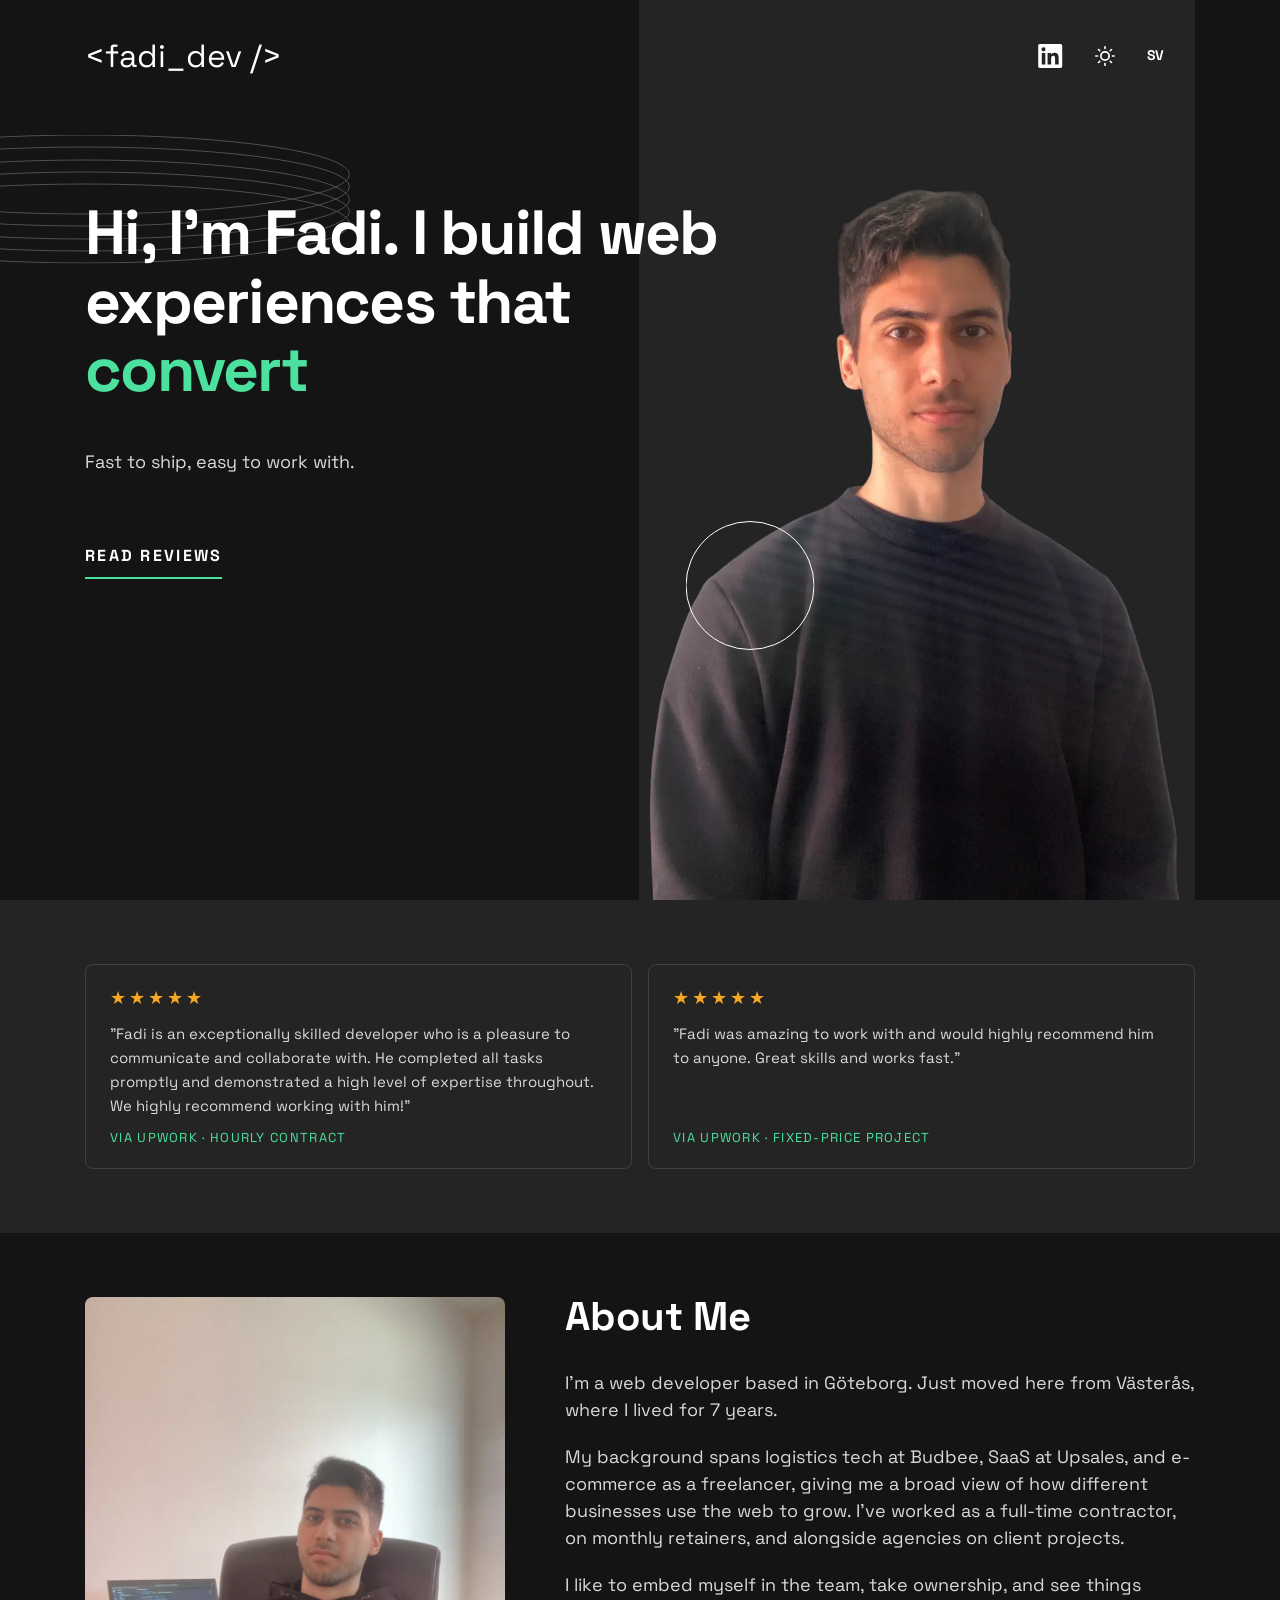
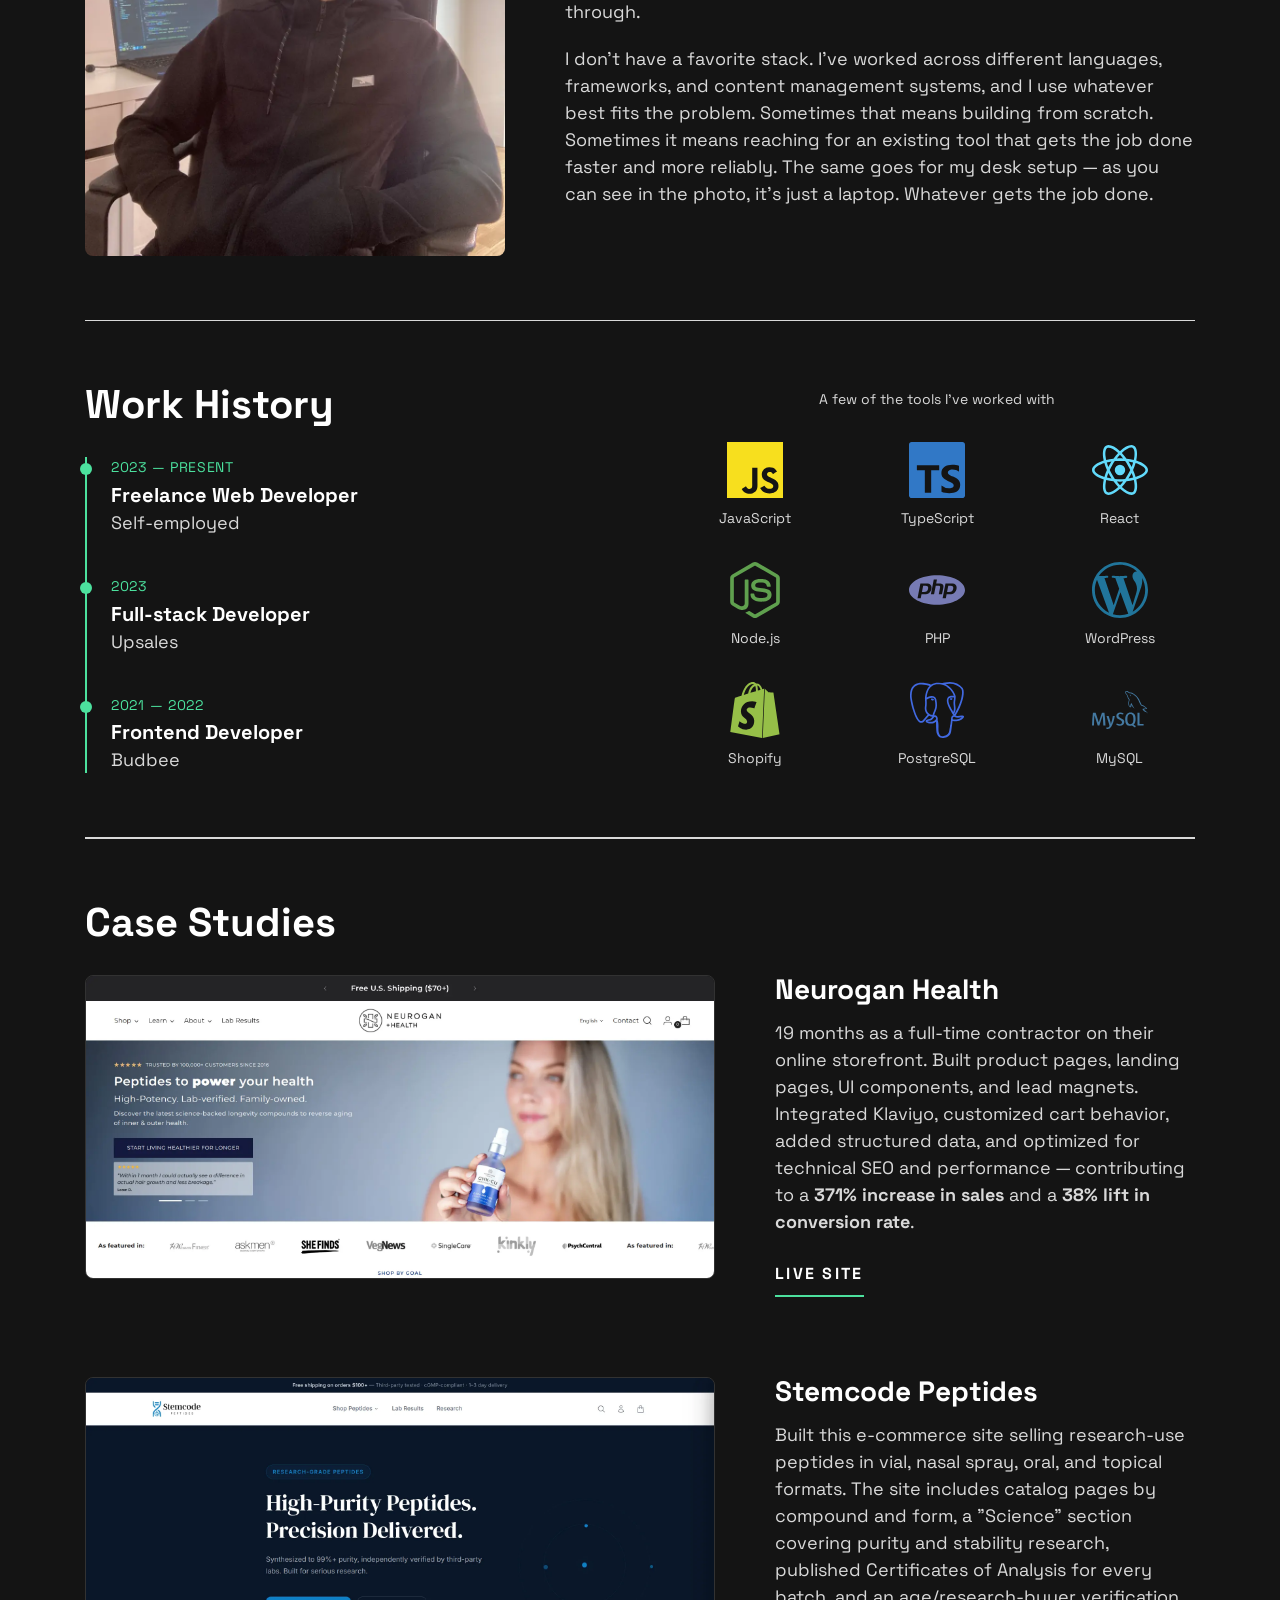
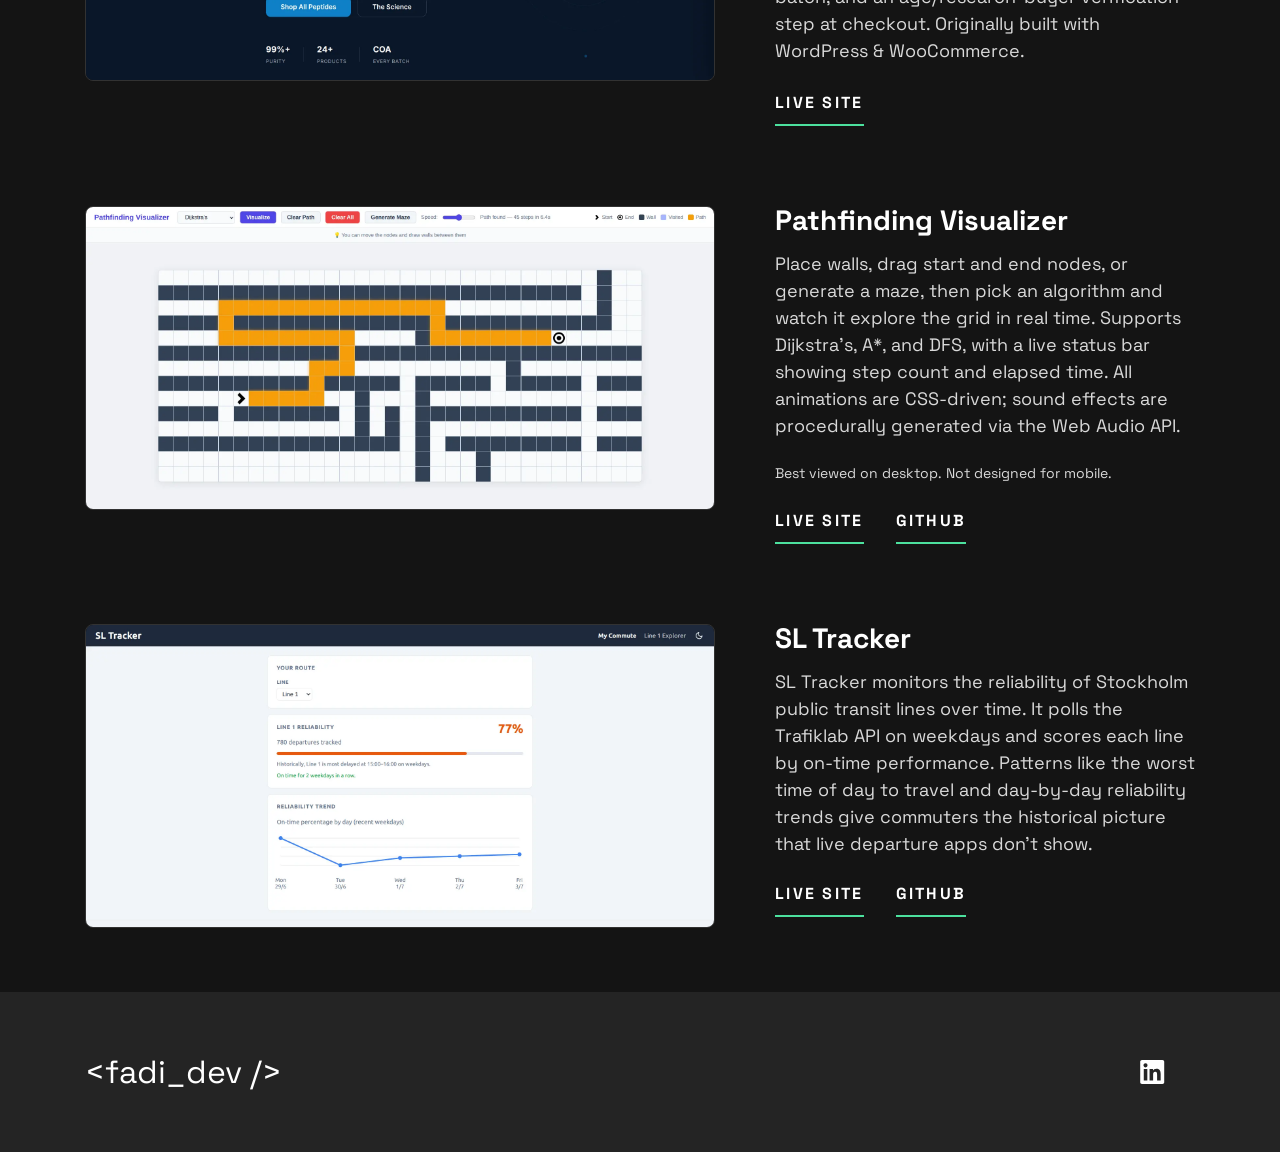
<file: index.html>
<!DOCTYPE html>
<html lang="en">
  <head>
    <meta charset="UTF-8">
    <meta name="viewport" content="width=device-width, initial-scale=1.0">
    <link rel="preconnect" href="https://fonts.googleapis.com">
    <link rel="preconnect" href="https://fonts.gstatic.com" crossorigin>
    <link
      href="https://fonts.googleapis.com/css2?family=Space+Grotesk:wght@500;700&display=swap"
      rel="stylesheet"
    >
    <link rel="icon" type="image/x-icon" href="./assets/favicon.ico">
    <link rel="icon" type="image/png" sizes="16x16" href="./assets/favicon-16x16.png">
    <link rel="icon" type="image/png" sizes="32x32" href="./assets/favicon-32x32.png">
    <link rel="stylesheet" href="./style.css">
    <link rel="alternate" hreflang="en" href="https://fadiyousif.dev/">
    <link rel="alternate" hreflang="sv" href="https://fadiyousif.dev/sv/">
    <link rel="alternate" hreflang="x-default" href="https://fadiyousif.dev/">
    <title>Fadi Yousif</title>
    <script>(function(){var t=localStorage.getItem('theme')||'dark';document.documentElement.setAttribute('data-theme',t);})();</script>
  </head>
  <body>
    <header class="header">
      <h2 class="visually-hidden">Header</h2>
      <div class="wrapper">
        <nav class="header__nav">
          <h2 class="visually-hidden">Navigation</h2>
          <a href="" class="header__home">
            &lt;fadi_dev /&gt;
            <span class="visually-hidden">(to home page)</span>
          </a>
          <a
            href="https://www.linkedin.com/in/fadi-yousif1/"
            target="_blank"
            class="header__social"
          >
            <svg
              xmlns="http://www.w3.org/2000/svg"
              width="25"
              height="24"
              aria-labelledby="socialLinkedIn"
              role="img"
            >
              <title id="socialLinkedIn">LinkedIn</title>
              <path
                fill="#FFF"
                fill-rule="evenodd"
                d="M5.551 3.304c-1.14 0-2.067.926-2.067 2.064 0 1.14.928 2.066 2.067 2.066a2.066 2.066 0 0 0 0-4.13ZM3.767 8.998v11.453h3.562L7.33 8.998H3.767Zm5.798 0V20.45l3.554.002.002-5.668c0-1.454.253-2.941 2.132-2.941 1.851 0 1.851 1.755 1.851 3.036v5.571l3.559-.001v-6.28c0-2.834-.517-5.457-4.27-5.457-1.763 0-2.916.997-3.368 1.85h-.05V8.997h-3.41ZM22.435 24H1.982c-.976 0-1.77-.777-1.77-1.732V1.731C.212.776 1.006 0 1.982 0h20.453c.98 0 1.777.776 1.777 1.73v20.538c0 .955-.797 1.732-1.777 1.732Z"
              />
            </svg>
          </a>
          <button id="theme-toggle" class="theme-toggle" aria-label="Toggle theme">
            <svg class="icon-sun" xmlns="http://www.w3.org/2000/svg" width="20" height="20" viewBox="0 0 24 24" fill="none" stroke="currentColor" stroke-width="2" stroke-linecap="round" stroke-linejoin="round" aria-hidden="true">
              <circle cx="12" cy="12" r="5"/>
              <line x1="12" y1="1" x2="12" y2="3"/><line x1="12" y1="21" x2="12" y2="23"/>
              <line x1="4.22" y1="4.22" x2="5.64" y2="5.64"/><line x1="18.36" y1="18.36" x2="19.78" y2="19.78"/>
              <line x1="1" y1="12" x2="3" y2="12"/><line x1="21" y1="12" x2="23" y2="12"/>
              <line x1="4.22" y1="19.78" x2="5.64" y2="18.36"/><line x1="18.36" y1="5.64" x2="19.78" y2="4.22"/>
            </svg>
            <svg class="icon-moon" xmlns="http://www.w3.org/2000/svg" width="20" height="20" viewBox="0 0 24 24" fill="none" stroke="currentColor" stroke-width="2" stroke-linecap="round" stroke-linejoin="round" aria-hidden="true">
              <path d="M21 12.79A9 9 0 1 1 11.21 3 7 7 0 0 0 21 12.79z"/>
            </svg>
          </button>
          <a href="sv/index.html" class="lang-switch" aria-label="Svensk version">SV</a>
        </nav>
      </div>
    </header>

    <main id="main">
      <section class="hero">
        <div class="wrapper hero__wrapper">
          <div class="hero__content">
            <picture>
              <source srcset="./assets/image-profile-transparent.webp" type="image/webp">
              <img
                class="hero__image"
                src="./assets/image-profile-transparent.png"
                alt="picture of Fadi"
                width="890"
                height="1440"
                draggable="false"
              />
            </picture>
            <img
              class="hero__rings"
              src="./assets/pattern-rings.svg"
              alt=""
              width="530"
              height="129"
            />
            <img
              class="hero__circle"
              src="./assets/pattern-circle.svg"
              alt=""
              width="129"
              height="129"
            />
            <div class="hero__text">
              <h1 class="hero__headline header-xl">
                Hi, I'm Fadi. I build web experiences that <span>convert</span>
              </h1>
              <p class="hero__description">
                Fast to ship, easy to work with.
              </p>
              <div>
                <a href="#testimonials" class="hero__contact underline">Read reviews</a>
              </div>
            </div>
          </div>
        </div>
      </section>

      <section class="testimonials" id="testimonials">
        <div class="hero__testimonials-bg">
          <div class="wrapper hero__testimonials section-padding">
            <div class="hero__testimonial">
              <div class="hero__stars" aria-label="5 out of 5 stars">★★★★★</div>
              <blockquote class="hero__quote">
                "Fadi is an exceptionally skilled developer who is a pleasure to communicate and collaborate with. He completed all tasks promptly and demonstrated a high level of expertise throughout. We highly recommend working with him!"
              </blockquote>
              <p class="hero__testimonial-source">via Upwork &middot; Hourly contract</p>
            </div>
            <div class="hero__testimonial">
              <div class="hero__stars" aria-label="5 out of 5 stars">★★★★★</div>
              <blockquote class="hero__quote">
                "Fadi was amazing to work with and would highly recommend him to anyone. Great skills and works fast."
              </blockquote>
              <p class="hero__testimonial-source">via Upwork &middot; Fixed-price project</p>
            </div>
          </div>
        </div>
      </section>

      <section class="about">
        <div class="wrapper section-padding bottom-border">
          <div class="about__content">
            <picture>
              <source srcset="./assets/image-at-desk.webp" type="image/webp">
              <img
                class="about__image"
                src="./assets/image-at-desk.jpg"
                alt="Fadi sitting at his desk"
                width="900"
                height="1198"
                draggable="false"
                loading="lazy"
              />
            </picture>
            <div class="about__text">
              <h2 class="about__headline">About Me</h2>
              <p>
                I'm a web developer based in Göteborg. Just moved here from Västerås, where I lived for 7 years.
              </p>
              <p>
                My background spans logistics tech at Budbee, SaaS at Upsales, and e-commerce as a freelancer, giving me a broad view of how different businesses use the web to grow. I've worked as a full-time contractor, on monthly retainers, and alongside agencies on client projects.
              </p>
              <p>
                I like to embed myself in the team, take ownership, and see things through.
              </p>
              <p>
                I don't have a favorite stack. I've worked across different languages, frameworks, and content management systems, and I use whatever best fits the problem. Sometimes that means building from scratch. Sometimes it means reaching for an existing tool that gets the job done faster and more reliably. The same goes for my desk setup — as you can see in the photo, it's just a laptop. Whatever gets the job done.
              </p>
            </div>
          </div>
        </div>
      </section>

      <section class="timeline">
        <div class="wrapper section-padding bottom-border">
          <div class="timeline__inner">
            <div>
              <h2 class="timeline__headline">Work History</h2>
              <ol class="timeline__list">
                <li class="timeline__item">
                  <span class="timeline__date">2023 — Present</span>
                  <h3 class="timeline__role">Freelance Web Developer</h3>
                  <p class="timeline__company">Self-employed</p>
                </li>
                <li class="timeline__item">
                  <span class="timeline__date">2023</span>
                  <h3 class="timeline__role">Full-stack Developer</h3>
                  <p class="timeline__company">Upsales</p>
                </li>
                <li class="timeline__item">
                  <span class="timeline__date">2021 — 2022</span>
                  <h3 class="timeline__role">Frontend Developer</h3>
                  <p class="timeline__company">Budbee</p>
                </li>
              </ol>
            </div>
            <div class="tech-stack">
              <ul class="tech-stack__list">
                <li class="tech-stack__label">A few of the tools I've worked with</li>
                <li class="tech-stack__item">
                  <img src="./assets/logos/javascript.svg" alt="JavaScript" width="56" height="56" draggable="false" />
                  <span>JavaScript</span>
                </li>
                <li class="tech-stack__item">
                  <img src="./assets/logos/typescript.svg" alt="TypeScript" width="56" height="56" draggable="false" />
                  <span>TypeScript</span>
                </li>
                <li class="tech-stack__item">
                  <img src="./assets/logos/react.svg" alt="React" width="56" height="56" draggable="false" />
                  <span>React</span>
                </li>
                <li class="tech-stack__item">
                  <img src="./assets/logos/node.svg" alt="Node.js" width="56" height="56" draggable="false" />
                  <span>Node.js</span>
                </li>
                <li class="tech-stack__item">
                  <img src="./assets/logos/php.svg" alt="PHP" width="56" height="56" draggable="false" />
                  <span>PHP</span>
                </li>
                <li class="tech-stack__item">
                  <img src="./assets/logos/wordpress.svg" alt="WordPress" width="56" height="56" draggable="false" />
                  <span>WordPress</span>
                </li>
                <li class="tech-stack__item">
                  <img src="./assets/logos/shopify.svg" alt="Shopify" width="56" height="56" draggable="false" />
                  <span>Shopify</span>
                </li>
                <li class="tech-stack__item">
                  <img src="./assets/logos/postgresql.svg" alt="PostgreSQL" width="56" height="56" draggable="false" />
                  <span>PostgreSQL</span>
                </li>
                <li class="tech-stack__item">
                  <img src="./assets/logos/mysql.svg" alt="MySQL" width="56" height="56" draggable="false" />
                  <span>MySQL</span>
                </li>
              </ul>
            </div>
          </div>
        </div>
      </section>

      <section
        class="case-studies wrapper section-padding top-border"
        id="case-studies"
      >
        <h2 class="case-studies__headline">Case Studies</h2>
        <div class="case-study__item">
          <picture>
            <source srcset="./assets/neuroganhealth.webp" type="image/webp">
            <img
              class="case-study__image"
              src="./assets/neuroganhealth.png"
              alt="Neurogan Health storefront"
              width="1920"
              height="924"
              draggable="false"
              loading="lazy"
            />
          </picture>
          <div class="case-study__info">
            <h3 class="case-study__name">Neurogan Health</h3>
            <p class="case-study__description">
              19 months as a full-time contractor on their online storefront. Built product pages, landing pages, UI components, and lead magnets. Integrated Klaviyo, customized cart behavior, added structured data, and optimized for technical SEO and performance — contributing to a <strong>371% increase in sales</strong> and a <strong>38% lift in conversion rate</strong>.
            </p>
            <a href="https://neuroganhealth.com" target="_blank" class="underline">Live Site</a>
          </div>
        </div>
        <div class="case-study__item">
          <picture>
            <source srcset="./assets/stemcode-peptides.webp" type="image/webp">
            <img
              class="case-study__image"
              src="./assets/stemcode-peptides.png"
              alt="Stemcode Peptides storefront"
              width="1920"
              height="924"
              draggable="false"
              loading="lazy"
            />
          </picture>
          <div class="case-study__info">
            <h3 class="case-study__name">Stemcode Peptides</h3>
            <p class="case-study__description">
              Built this e-commerce site selling research-use peptides in vial, nasal spray, oral, and topical formats. The site includes catalog pages by compound and form, a "Science" section covering purity and stability research, published Certificates of Analysis for every batch, and an age/research-buyer verification step at checkout. Originally built with WordPress & WooCommerce.
            </p>
            <a href="https://stemcodepeptides.com/" target="_blank" class="underline">Live Site</a>
          </div>
        </div>
        <div class="case-study__item">
          <picture>
            <source srcset="./assets/pathfinding-visualizer.webp" type="image/webp">
            <img
              class="case-study__image"
              src="./assets/pathfinding-visualizer.png"
              alt="Pathfinding Visualizer app"
              width="1920"
              height="924"
              draggable="false"
              loading="lazy"
            />
          </picture>
          <div class="case-study__info">
            <h3 class="case-study__name">Pathfinding Visualizer</h3>
            <p class="case-study__description">
              Place walls, drag start and end nodes, or generate a maze, then pick an algorithm and watch it explore the grid in real time. Supports Dijkstra's, A*, and DFS, with a live status bar showing step count and elapsed time. All animations are CSS-driven; sound effects are procedurally generated via the Web Audio API.
            </p>
            <p class="case-study__note">Best viewed on desktop. Not designed for mobile.</p>
            <div class="case-study__links">
              <a href="https://fadiyousif.github.io/pathfinding-visualizer" class="underline" target="_blank">Live Site</a>
              <a href="https://github.com/fadiyousif/pathfinding-visualizer" class="underline" target="_blank">GitHub</a>
            </div>
          </div>
        </div>
        <div class="case-study__item">
          <picture>
            <source srcset="./assets/sl-tracker.webp" type="image/webp">
            <img
              class="case-study__image"
              src="./assets/sl-tracker.png"
              alt="SL Tracker app"
              draggable="false"
              loading="lazy"
            />
          </picture>
          <div class="case-study__info">
            <h3 class="case-study__name">SL Tracker</h3>
            <p class="case-study__description">
              SL Tracker monitors the reliability of Stockholm public transit lines over time. It polls the Trafiklab API on weekdays and scores each line by on-time performance. Patterns like the worst time of day to travel and day-by-day reliability trends give commuters the historical picture that live departure apps don't show.
            </p>
            <div class="case-study__links">
              <a href="https://sltracker.se/" target="_blank" class="underline">Live Site</a>
              <a href="https://github.com/fadiyousif/sl-tracker" target="_blank" class="underline">GitHub</a>
            </div>
          </div>
        </div>
      </section>
    </main>

    <footer class="footer bg-less-dark">
      <h2 class="visually-hidden">Footer</h2>
      <div class="wrapper">
        <nav class="header__nav">
          <h2 class="visually-hidden">Navigation</h2>
          <a href="" class="header__home">
            &lt;fadi_dev /&gt;
            <span class="visually-hidden">(to home page)</span>
          </a>
          <a
            href="https://www.linkedin.com/in/fadi-yousif1"
            target="_blank"
            class="header__social"
          >
            <svg
              xmlns="http://www.w3.org/2000/svg"
              width="25"
              height="24"
              aria-labelledby="footerSocialLinkedIn"
              role="img"
            >
              <title id="footerSocialLinkedIn">LinkedIn</title>
              <path
                fill="#FFF"
                fill-rule="evenodd"
                d="M5.551 3.304c-1.14 0-2.067.926-2.067 2.064 0 1.14.928 2.066 2.067 2.066a2.066 2.066 0 0 0 0-4.13ZM3.767 8.998v11.453h3.562L7.33 8.998H3.767Zm5.798 0V20.45l3.554.002.002-5.668c0-1.454.253-2.941 2.132-2.941 1.851 0 1.851 1.755 1.851 3.036v5.571l3.559-.001v-6.28c0-2.834-.517-5.457-4.27-5.457-1.763 0-2.916.997-3.368 1.85h-.05V8.997h-3.41ZM22.435 24H1.982c-.976 0-1.77-.777-1.77-1.732V1.731C.212.776 1.006 0 1.982 0h20.453c.98 0 1.777.776 1.777 1.73v20.538c0 .955-.797 1.732-1.777 1.732Z"
              />
            </svg>
          </a>
        </nav>
      </div>
    </footer>
  <script>
    document.getElementById('theme-toggle').addEventListener('click', function() {
      var html = document.documentElement;
      var next = html.getAttribute('data-theme') === 'dark' ? 'light' : 'dark';
      html.setAttribute('data-theme', next);
      localStorage.setItem('theme', next);
    });
  </script>
  </body>
</html>
</file>
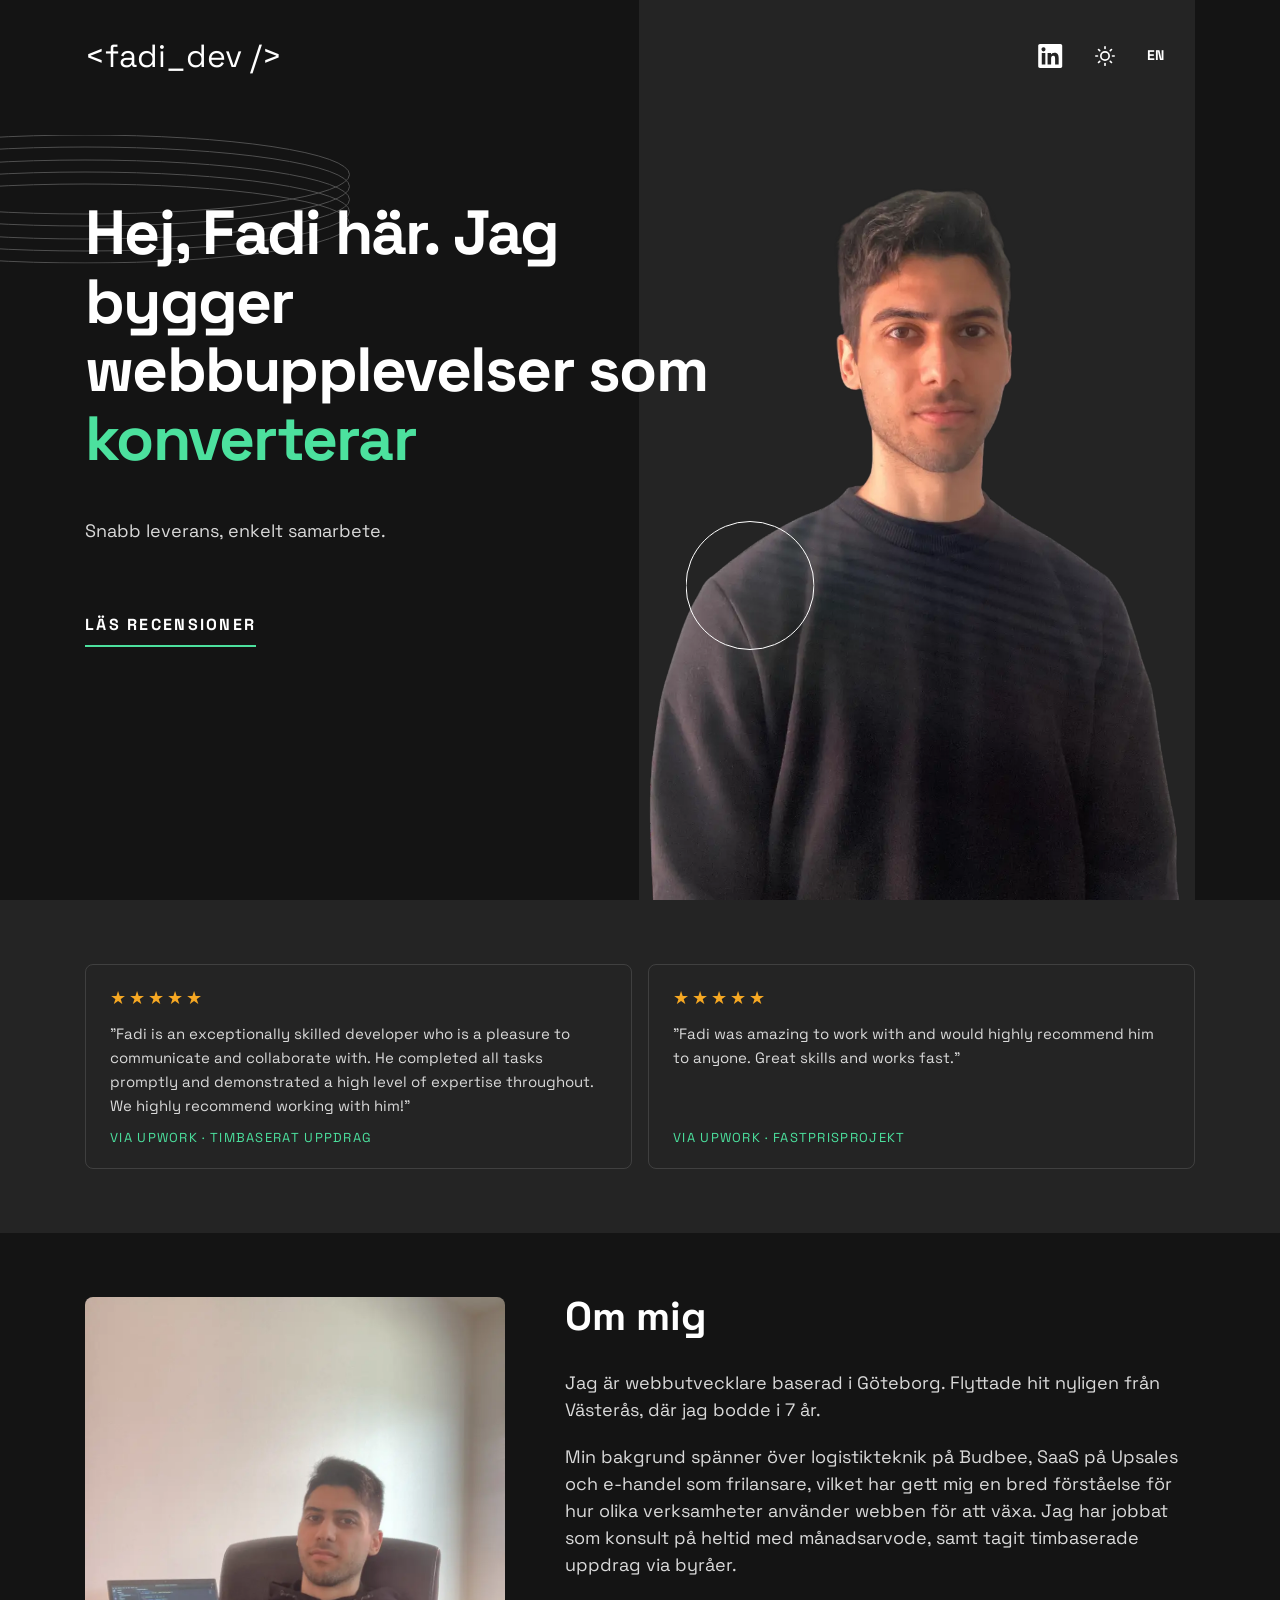
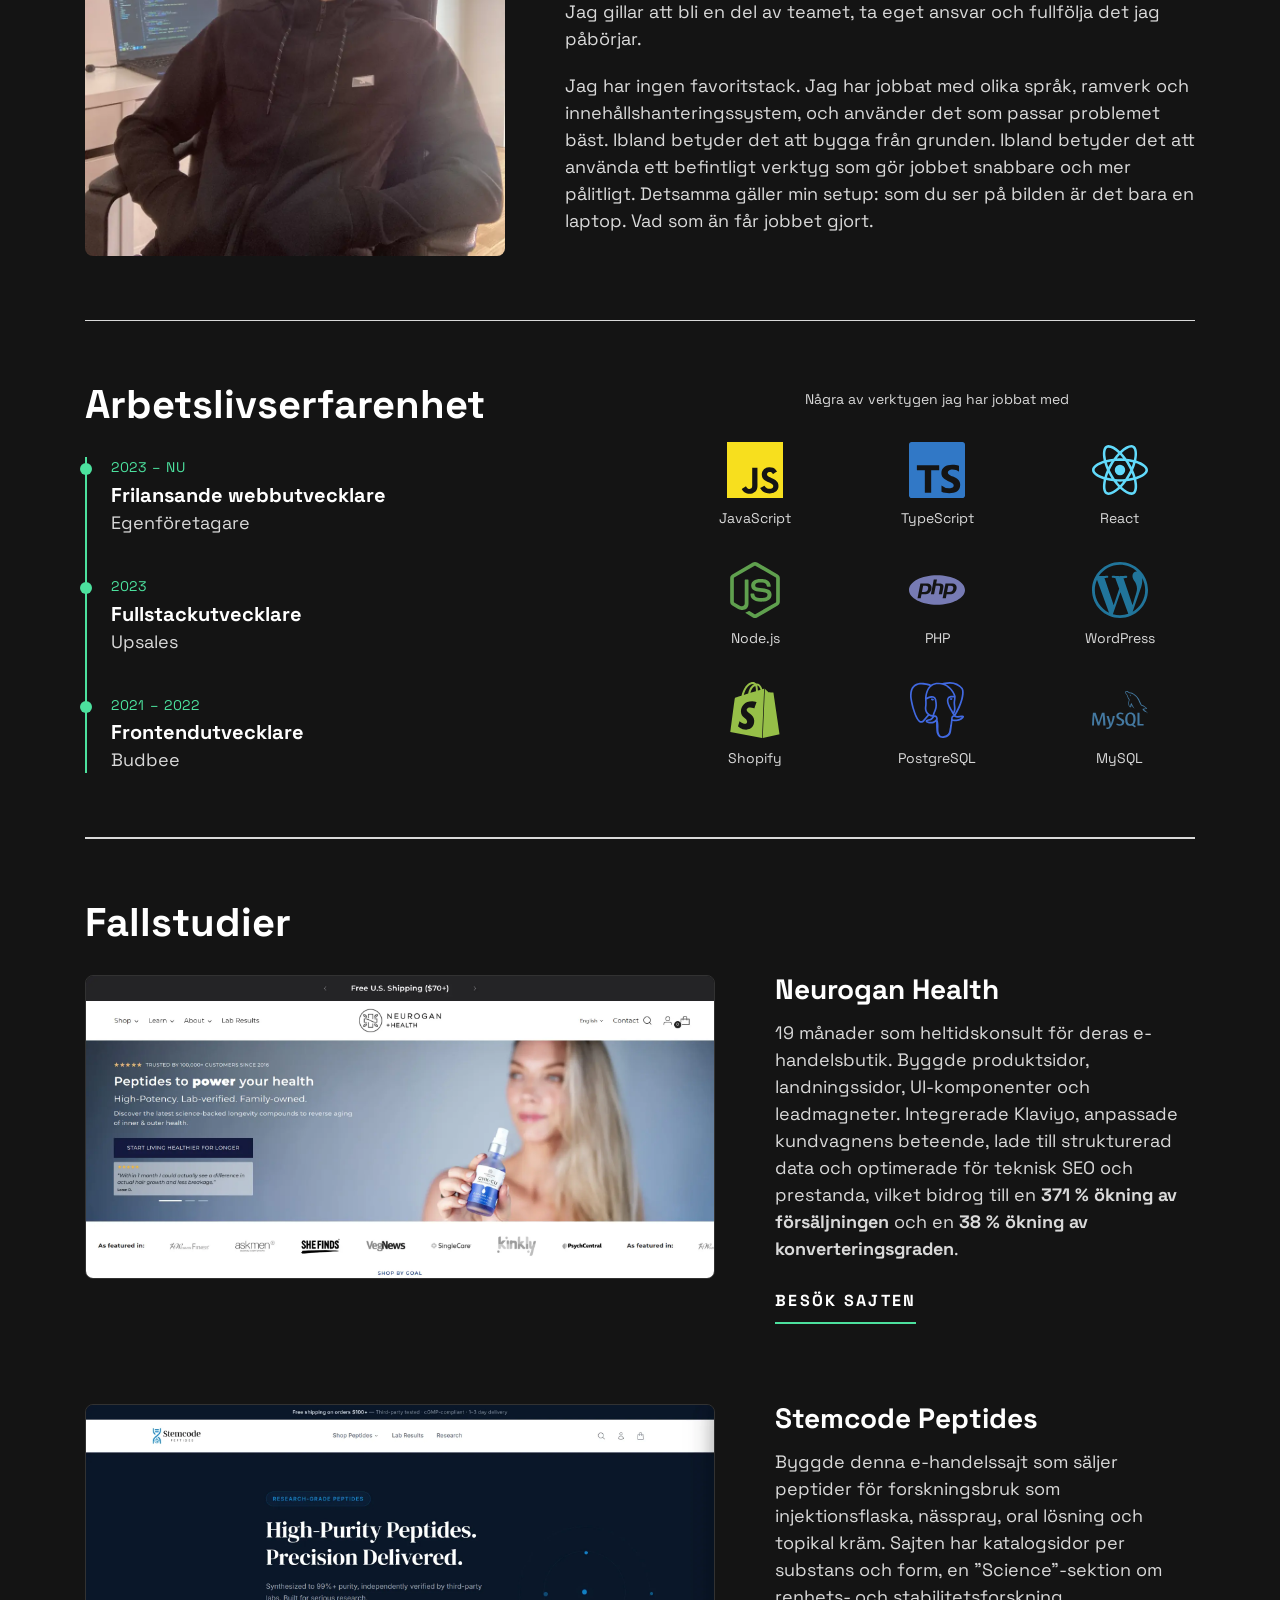
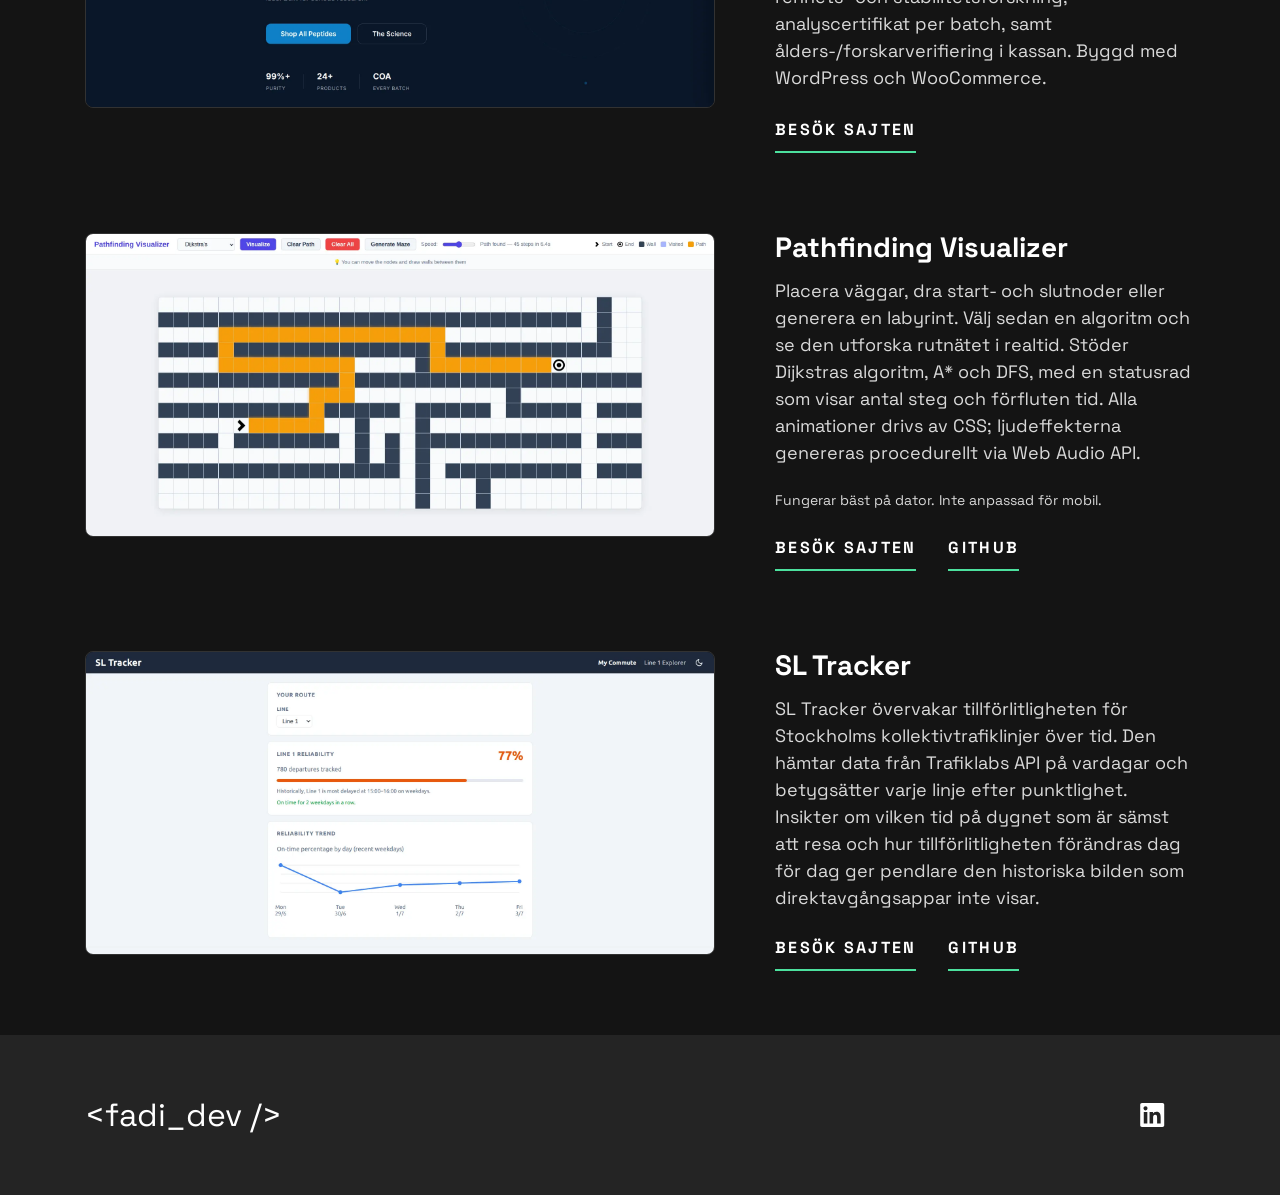
<file: sv/index.html>
<!DOCTYPE html>
<html lang="sv">
  <head>
    <meta charset="UTF-8">
    <meta name="viewport" content="width=device-width, initial-scale=1.0">
    <link rel="preconnect" href="https://fonts.googleapis.com">
    <link rel="preconnect" href="https://fonts.gstatic.com" crossorigin>
    <link
      href="https://fonts.googleapis.com/css2?family=Space+Grotesk:wght@500;700&display=swap"
      rel="stylesheet"
    >
    <link rel="icon" type="image/x-icon" href="../assets/favicon.ico">
    <link rel="icon" type="image/png" sizes="16x16" href="../assets/favicon-16x16.png">
    <link rel="icon" type="image/png" sizes="32x32" href="../assets/favicon-32x32.png">
    <link rel="stylesheet" href="../style.css">
    <link rel="alternate" hreflang="en" href="https://fadiyousif.dev/">
    <link rel="alternate" hreflang="sv" href="https://fadiyousif.dev/sv/">
    <link rel="alternate" hreflang="x-default" href="https://fadiyousif.dev/">
    <title>Fadi Yousif</title>
    <script>(function(){var t=localStorage.getItem('theme')||'dark';document.documentElement.setAttribute('data-theme',t);})();</script>
  </head>
  <body>
    <header class="header">
      <h2 class="visually-hidden">Sidhuvud</h2>
      <div class="wrapper">
        <nav class="header__nav">
          <h2 class="visually-hidden">Navigering</h2>
          <a href="" class="header__home">
            &lt;fadi_dev /&gt;
            <span class="visually-hidden">(till startsidan)</span>
          </a>
          <a
            href="https://www.linkedin.com/in/fadi-yousif1/"
            target="_blank"
            class="header__social"
          >
            <svg
              xmlns="http://www.w3.org/2000/svg"
              width="25"
              height="24"
              aria-labelledby="socialLinkedIn"
              role="img"
            >
              <title id="socialLinkedIn">LinkedIn</title>
              <path
                fill="#FFF"
                fill-rule="evenodd"
                d="M5.551 3.304c-1.14 0-2.067.926-2.067 2.064 0 1.14.928 2.066 2.067 2.066a2.066 2.066 0 0 0 0-4.13ZM3.767 8.998v11.453h3.562L7.33 8.998H3.767Zm5.798 0V20.45l3.554.002.002-5.668c0-1.454.253-2.941 2.132-2.941 1.851 0 1.851 1.755 1.851 3.036v5.571l3.559-.001v-6.28c0-2.834-.517-5.457-4.27-5.457-1.763 0-2.916.997-3.368 1.85h-.05V8.997h-3.41ZM22.435 24H1.982c-.976 0-1.77-.777-1.77-1.732V1.731C.212.776 1.006 0 1.982 0h20.453c.98 0 1.777.776 1.777 1.73v20.538c0 .955-.797 1.732-1.777 1.732Z"
              />
            </svg>
          </a>
          <button id="theme-toggle" class="theme-toggle" aria-label="Växla tema">
            <svg class="icon-sun" xmlns="http://www.w3.org/2000/svg" width="20" height="20" viewBox="0 0 24 24" fill="none" stroke="currentColor" stroke-width="2" stroke-linecap="round" stroke-linejoin="round" aria-hidden="true">
              <circle cx="12" cy="12" r="5"/>
              <line x1="12" y1="1" x2="12" y2="3"/><line x1="12" y1="21" x2="12" y2="23"/>
              <line x1="4.22" y1="4.22" x2="5.64" y2="5.64"/><line x1="18.36" y1="18.36" x2="19.78" y2="19.78"/>
              <line x1="1" y1="12" x2="3" y2="12"/><line x1="21" y1="12" x2="23" y2="12"/>
              <line x1="4.22" y1="19.78" x2="5.64" y2="18.36"/><line x1="18.36" y1="5.64" x2="19.78" y2="4.22"/>
            </svg>
            <svg class="icon-moon" xmlns="http://www.w3.org/2000/svg" width="20" height="20" viewBox="0 0 24 24" fill="none" stroke="currentColor" stroke-width="2" stroke-linecap="round" stroke-linejoin="round" aria-hidden="true">
              <path d="M21 12.79A9 9 0 1 1 11.21 3 7 7 0 0 0 21 12.79z"/>
            </svg>
          </button>
          <a href="../index.html" class="lang-switch" aria-label="English version">EN</a>
        </nav>
      </div>
    </header>

    <main id="main">
      <section class="hero">
        <div class="wrapper hero__wrapper">
          <div class="hero__content">
            <picture>
              <source srcset="../assets/image-profile-transparent.webp" type="image/webp">
              <img
                class="hero__image"
                src="../assets/image-profile-transparent.png"
                alt="bild på Fadi"
                width="890"
                height="1440"
                draggable="false"
              />
            </picture>
            <img
              class="hero__rings"
              src="../assets/pattern-rings.svg"
              alt=""
              width="530"
              height="129"
            />
            <img
              class="hero__circle"
              src="../assets/pattern-circle.svg"
              alt=""
              width="129"
              height="129"
            />
            <div class="hero__text">
              <h1 class="hero__headline header-xl">
                Hej, Fadi här. Jag bygger webbupplevelser som <span>konverterar</span>
              </h1>
              <p class="hero__description">
                Snabb leverans, enkelt samarbete.
              </p>
              <div>
                <a href="#testimonials" class="hero__contact underline">Läs recensioner</a>
              </div>
            </div>
          </div>
        </div>
      </section>

      <section class="testimonials" id="testimonials">
        <div class="hero__testimonials-bg">
          <div class="wrapper hero__testimonials section-padding">
            <div class="hero__testimonial">
              <div class="hero__stars" aria-label="5 av 5 stjärnor">★★★★★</div>
              <blockquote class="hero__quote">
                "Fadi is an exceptionally skilled developer who is a pleasure to communicate and collaborate with. He completed all tasks promptly and demonstrated a high level of expertise throughout. We highly recommend working with him!"
              </blockquote>
              <p class="hero__testimonial-source">via Upwork &middot; Timbaserat uppdrag</p>
            </div>
            <div class="hero__testimonial">
              <div class="hero__stars" aria-label="5 av 5 stjärnor">★★★★★</div>
              <blockquote class="hero__quote">
                "Fadi was amazing to work with and would highly recommend him to anyone. Great skills and works fast."
              </blockquote>
              <p class="hero__testimonial-source">via Upwork &middot; Fastprisprojekt</p>
            </div>
          </div>
        </div>
      </section>

      <section class="about">
        <div class="wrapper section-padding bottom-border">
          <div class="about__content">
            <picture>
              <source srcset="../assets/image-at-desk.webp" type="image/webp">
              <img
                class="about__image"
                src="../assets/image-at-desk.jpg"
                alt="Fadi sitter vid sitt skrivbord"
                width="900"
                height="1198"
                draggable="false"
                loading="lazy"
              />
            </picture>
            <div class="about__text">
              <h2 class="about__headline">Om mig</h2>
              <p>
                Jag är webbutvecklare baserad i Göteborg. Flyttade hit nyligen från Västerås, där jag bodde i 7 år.
              </p>
              <p>
                Min bakgrund spänner över logistikteknik på Budbee, SaaS på Upsales och e-handel som frilansare, vilket har gett mig en bred förståelse för hur olika verksamheter använder webben för att växa. Jag har jobbat som konsult på heltid med månadsarvode, samt tagit timbaserade uppdrag via byråer.
              </p>
              <p>
                Jag gillar att bli en del av teamet, ta eget ansvar och fullfölja det jag påbörjar.
              </p>
              <p>
                Jag har ingen favoritstack. Jag har jobbat med olika språk, ramverk och innehållshanteringssystem, och använder det som passar problemet bäst. Ibland betyder det att bygga från grunden. Ibland betyder det att använda ett befintligt verktyg som gör jobbet snabbare och mer pålitligt. Detsamma gäller min setup: som du ser på bilden är det bara en laptop. Vad som än får jobbet gjort.
              </p>
            </div>
          </div>
        </div>
      </section>

      <section class="timeline">
        <div class="wrapper section-padding bottom-border">
          <div class="timeline__inner">
            <div>
              <h2 class="timeline__headline">Arbetslivserfarenhet</h2>
              <ol class="timeline__list">
                <li class="timeline__item">
                  <span class="timeline__date">2023 – nu</span>
                  <h3 class="timeline__role">Frilansande webbutvecklare</h3>
                  <p class="timeline__company">Egenföretagare</p>
                </li>
                <li class="timeline__item">
                  <span class="timeline__date">2023</span>
                  <h3 class="timeline__role">Fullstackutvecklare</h3>
                  <p class="timeline__company">Upsales</p>
                </li>
                <li class="timeline__item">
                  <span class="timeline__date">2021 – 2022</span>
                  <h3 class="timeline__role">Frontendutvecklare</h3>
                  <p class="timeline__company">Budbee</p>
                </li>
              </ol>
            </div>
            <div class="tech-stack">
              <ul class="tech-stack__list">
                <li class="tech-stack__label">Några av verktygen jag har jobbat med</li>
                <li class="tech-stack__item">
                  <img src="../assets/logos/javascript.svg" alt="JavaScript" width="56" height="56" draggable="false" />
                  <span>JavaScript</span>
                </li>
                <li class="tech-stack__item">
                  <img src="../assets/logos/typescript.svg" alt="TypeScript" width="56" height="56" draggable="false" />
                  <span>TypeScript</span>
                </li>
                <li class="tech-stack__item">
                  <img src="../assets/logos/react.svg" alt="React" width="56" height="56" draggable="false" />
                  <span>React</span>
                </li>
                <li class="tech-stack__item">
                  <img src="../assets/logos/node.svg" alt="Node.js" width="56" height="56" draggable="false" />
                  <span>Node.js</span>
                </li>
                <li class="tech-stack__item">
                  <img src="../assets/logos/php.svg" alt="PHP" width="56" height="56" draggable="false" />
                  <span>PHP</span>
                </li>
                <li class="tech-stack__item">
                  <img src="../assets/logos/wordpress.svg" alt="WordPress" width="56" height="56" draggable="false" />
                  <span>WordPress</span>
                </li>
                <li class="tech-stack__item">
                  <img src="../assets/logos/shopify.svg" alt="Shopify" width="56" height="56" draggable="false" />
                  <span>Shopify</span>
                </li>
                <li class="tech-stack__item">
                  <img src="../assets/logos/postgresql.svg" alt="PostgreSQL" width="56" height="56" draggable="false" />
                  <span>PostgreSQL</span>
                </li>
                <li class="tech-stack__item">
                  <img src="../assets/logos/mysql.svg" alt="MySQL" width="56" height="56" draggable="false" />
                  <span>MySQL</span>
                </li>
              </ul>
            </div>
          </div>
        </div>
      </section>

      <section
        class="case-studies wrapper section-padding top-border"
        id="case-studies"
      >
        <h2 class="case-studies__headline">Fallstudier</h2>
        <div class="case-study__item">
          <picture>
            <source srcset="../assets/neuroganhealth.webp" type="image/webp">
            <img
              class="case-study__image"
              src="../assets/neuroganhealth.png"
              alt="Neurogan Health webbutik"
              width="1920"
              height="924"
              draggable="false"
              loading="lazy"
            />
          </picture>
          <div class="case-study__info">
            <h3 class="case-study__name">Neurogan Health</h3>
            <p class="case-study__description">
              19 månader som heltidskonsult för deras e-handelsbutik. Byggde produktsidor, landningssidor, UI-komponenter och leadmagneter. Integrerade Klaviyo, anpassade kundvagnens beteende, lade till strukturerad data och optimerade för teknisk SEO och prestanda, vilket bidrog till en <strong>371 % ökning av försäljningen</strong> och en <strong>38 % ökning av konverteringsgraden</strong>.
            </p>
            <a href="https://neuroganhealth.com" target="_blank" class="underline">Besök sajten</a>
          </div>
        </div>
        <div class="case-study__item">
          <picture>
            <source srcset="../assets/stemcode-peptides.webp" type="image/webp">
            <img
              class="case-study__image"
              src="../assets/stemcode-peptides.png"
              alt="Stemcode Peptides webbutik"
              width="1920"
              height="924"
              draggable="false"
              loading="lazy"
            />
          </picture>
          <div class="case-study__info">
            <h3 class="case-study__name">Stemcode Peptides</h3>
            <p class="case-study__description">
              Byggde denna e-handelssajt som säljer peptider för forskningsbruk som injektionsflaska, nässpray, oral lösning och topikal kräm. Sajten har katalogsidor per substans och form, en "Science"-sektion om renhets- och stabilitetsforskning, analyscertifikat per batch, samt ålders-/forskarverifiering i kassan. Byggd med WordPress och WooCommerce.
            </p>
            <a href="https://stemcodepeptides.com/" target="_blank" class="underline">Besök sajten</a>
          </div>
        </div>
        <div class="case-study__item">
          <picture>
            <source srcset="../assets/pathfinding-visualizer.webp" type="image/webp">
            <img
              class="case-study__image"
              src="../assets/pathfinding-visualizer.png"
              alt="Pathfinding Visualizer-app"
              width="1920"
              height="924"
              draggable="false"
              loading="lazy"
            />
          </picture>
          <div class="case-study__info">
            <h3 class="case-study__name">Pathfinding Visualizer</h3>
            <p class="case-study__description">
              Placera väggar, dra start- och slutnoder eller generera en labyrint. Välj sedan en algoritm och se den utforska rutnätet i realtid. Stöder Dijkstras algoritm, A* och DFS, med en statusrad som visar antal steg och förfluten tid. Alla animationer drivs av CSS; ljudeffekterna genereras procedurellt via Web Audio API.
            </p>
            <p class="case-study__note">Fungerar bäst på dator. Inte anpassad för mobil.</p>
            <div class="case-study__links">
              <a href="https://fadiyousif.github.io/pathfinding-visualizer" class="underline" target="_blank">Besök sajten</a>
              <a href="https://github.com/fadiyousif/pathfinding-visualizer" class="underline" target="_blank">GitHub</a>
            </div>
          </div>
        </div>
        <div class="case-study__item">
          <picture>
            <source srcset="../assets/sl-tracker.webp" type="image/webp">
            <img
              class="case-study__image"
              src="../assets/sl-tracker.png"
              alt="SL Tracker-app"
              draggable="false"
              loading="lazy"
            />
          </picture>
          <div class="case-study__info">
            <h3 class="case-study__name">SL Tracker</h3>
            <p class="case-study__description">
              SL Tracker övervakar tillförlitligheten för Stockholms kollektivtrafiklinjer över tid. Den hämtar data från Trafiklabs API på vardagar och betygsätter varje linje efter punktlighet. Insikter om vilken tid på dygnet som är sämst att resa och hur tillförlitligheten förändras dag för dag ger pendlare den historiska bilden som direktavgångsappar inte visar.
            </p>
            <div class="case-study__links">
              <a href="https://sltracker.se/" target="_blank" class="underline">Besök sajten</a>
              <a href="https://github.com/fadiyousif/sl-tracker" target="_blank" class="underline">GitHub</a>
            </div>
          </div>
        </div>
      </section>
    </main>

    <footer class="footer bg-less-dark">
      <h2 class="visually-hidden">Sidfot</h2>
      <div class="wrapper">
        <nav class="header__nav">
          <h2 class="visually-hidden">Navigering</h2>
          <a href="" class="header__home">
            &lt;fadi_dev /&gt;
            <span class="visually-hidden">(till startsidan)</span>
          </a>
          <a
            href="https://www.linkedin.com/in/fadi-yousif1"
            target="_blank"
            class="header__social"
          >
            <svg
              xmlns="http://www.w3.org/2000/svg"
              width="25"
              height="24"
              aria-labelledby="footerSocialLinkedIn"
              role="img"
            >
              <title id="footerSocialLinkedIn">LinkedIn</title>
              <path
                fill="#FFF"
                fill-rule="evenodd"
                d="M5.551 3.304c-1.14 0-2.067.926-2.067 2.064 0 1.14.928 2.066 2.067 2.066a2.066 2.066 0 0 0 0-4.13ZM3.767 8.998v11.453h3.562L7.33 8.998H3.767Zm5.798 0V20.45l3.554.002.002-5.668c0-1.454.253-2.941 2.132-2.941 1.851 0 1.851 1.755 1.851 3.036v5.571l3.559-.001v-6.28c0-2.834-.517-5.457-4.27-5.457-1.763 0-2.916.997-3.368 1.85h-.05V8.997h-3.41ZM22.435 24H1.982c-.976 0-1.77-.777-1.77-1.732V1.731C.212.776 1.006 0 1.982 0h20.453c.98 0 1.777.776 1.777 1.73v20.538c0 .955-.797 1.732-1.777 1.732Z"
              />
            </svg>
          </a>
        </nav>
      </div>
    </footer>
  <script>
    document.getElementById('theme-toggle').addEventListener('click', function() {
      var html = document.documentElement;
      var next = html.getAttribute('data-theme') === 'dark' ? 'light' : 'dark';
      html.setAttribute('data-theme', next);
      localStorage.setItem('theme', next);
    });
  </script>
  </body>
</html>
</file>
<file: style.css>
/* GLOBAL */

:root {
  --bg-body: hsl(0, 0%, 8%);
  --bg-body2: hsl(0, 0%, 14%);
  --accent: hsl(153, 71%, 59%);
  --text1: hsl(0, 0%, 100%);
  --text2: hsl(0, 0%, 85%);
  --invalid: hsl(7, 100%, 68%);
  --color-star: hsl(38, 92%, 55%);
  --border-subtle: hsla(0, 0%, 85%, 0.15);
  --fs-18: 1.125rem;
  --fs-sm: 0.875rem;
  --fs-section-headline: clamp(1.75rem, 4vw, 2.5rem);
  --radius: 8px;
  --container: 69.375rem;
  --transition: 250ms ease-in-out;
}

[data-theme="light"] {
  --bg-body: hsl(0, 0%, 97%);
  --bg-body2: hsl(0, 0%, 91%);
  --accent: hsl(153, 65%, 28%);
  --text1: hsl(0, 0%, 8%);
  --text2: hsl(0, 0%, 30%);
  --border-subtle: hsla(0, 0%, 15%, 0.15);
}

[data-theme="dark"] .icon-moon,
[data-theme="light"] .icon-sun {
  display: none;
}

[data-theme="light"] .header__social > svg > path,
[data-theme="light"] footer .header__social > svg > path {
  fill: var(--text1);
}

[data-theme="light"] .hero__rings {
  filter: brightness(0);
  opacity: 0.5;
}

[data-theme="light"] .hero__circle {
  filter: brightness(0);
  opacity: 0.25;
}

.hero__image {
  background-color: var(--bg-body2);
}

html,
body {
  overflow-x: hidden;
}

html {
  box-sizing: border-box;
  font-size: 100%;
  scroll-behavior: smooth;
}

*,
*::before,
*::after {
  box-sizing: inherit;
  margin: 0;
}

body,
input,
textarea,
button {
  font-family: "Space Grotesk", sans-serif;
}

body {
  margin: 0;
  background-color: var(--bg-body);
  color: var(--text1);
  font-size: var(--fs-18);
  line-height: 1.56;
}

.bg-less-dark {
  background-color: var(--bg-body2);
}

h1,
h2,
h3 {
  line-height: 1;
}

.header-xl {
  font-size: clamp(2.5rem, 6vw, 3.9rem);
  letter-spacing: -0.028em;
  line-height: 1.1;
}

p {
  font-size: clamp(1rem, 0.79rem + 0.89vw, 1.125rem);
  line-height: 1.5;
  color: var(--text2);
}

a {
  transition: color var(--transition);
}

a:focus-visible,
input:focus-visible,
textarea:focus-visible {
  outline: 2px dashed var(--accent);
  outline-offset: 2px;
}

input:invalid,
textarea:invalid {
  outline-color: var(--invalid);
}

a.underline,
button {
  display: inline-block;
  padding-bottom: 0.625rem;
  font-size: 1rem;
  line-height: 1.625;
  letter-spacing: 0.143em;
  font-weight: 700;
  text-transform: uppercase;
  color: var(--text1);
  text-decoration: none;
  background-image: linear-gradient(
    to right,
    var(--accent) 75%,
    var(--accent) 75%
  );
  background-position: 0 2.1em;
  background-repeat: repeat-x;
  background-size: 8px 2px;
}

a:hover {
  color: var(--accent);
}

img,
svg {
  display: block;
}

.visually-hidden {
  position: absolute;
  left: -10000px;
  top: auto;
  width: 1px;
  height: 1px;
  overflow: hidden;
}

.wrapper {
  width: calc(100% - 2rem);
  max-width: var(--container);
  margin-inline: auto;
}

/* 600px */
@media (min-width: 37.5em) {
  .wrapper {
    width: calc(100% - 3.75rem);
  }
}

/* UTILITY */

.bottom-border {
  border-bottom: 1px solid var(--text2);
}

.top-border {
  border-top: 1px solid var(--text2);
}

.section-padding {
  padding-block: 32px;
}

@media (min-width: 37.5em) {
  .section-padding {
    padding-block: 48px;
  }
}

@media (min-width: 62.5em) {
  .section-padding {
    padding-block: 64px;
  }
}

/* THEME TOGGLE */

.theme-toggle {
  all: unset;
  cursor: pointer;
  color: var(--text1);
  display: flex;
  align-items: center;
  transition: color var(--transition);
}

.theme-toggle:hover {
  color: var(--accent);
}

.theme-toggle svg {
  display: block;
}

/* HEADER */

.header {
  position: relative;
  z-index: 1;
  margin-block-start: 20px;
}

.header__nav {
  display: flex;
  flex-wrap: wrap;
  justify-content: center;
  text-align: center;
  gap: 20px 25px;
}

.header__home {
  font-size: 1.5rem;
  font-size: clamp(1.5rem, 1.02rem + 2.04vw, 2rem);
  line-height: 1;
  color: var(--text1);
  text-decoration: none;
  flex: 1 0 100%;
}

.header__social > svg > path {
  transition: fill var(--transition);
}

.header__social:hover > svg > path {
  fill: var(--accent);
}

.lang-switch {
  color: var(--text1);
  text-decoration: none;
  font-weight: 700;
  font-size: 0.875rem;
  letter-spacing: 0.05em;
  transition: color var(--transition);
}

.lang-switch:hover {
  color: var(--accent);
}

@media (min-width: 37.5em) {
  .header {
    margin-block-start: 30px;
  }

  .header__nav {
    justify-content: flex-start;
    align-items: center;
    text-align: left;
    gap: 32px;
  }

  .header__home {
    flex: 0 1 auto;
    margin-inline-end: auto;
  }
}

@media (min-width: 62.5em) {
  .header {
    margin-block-start: 40px;
    margin-block-end: 127px;
  }

  .header__nav {
    padding-right: 30px;
  }
}

/*  HERO */

.hero__wrapper {
  padding-block: 56px 40px;
}

@media (min-width: 37.5em) {
  .hero__wrapper {
    padding-block: 0;
  }
}

.hero__content picture,
.hero__rings,
.hero__circle {
  display: none;
}

.hero__image {
  position: absolute;
  top: 0;
  left: 50%;
  translate: -50%;
  width: auto;
  height: 100vh;
}

.hero__rings {
  position: absolute;
  right: 50%;
  top: 130px;
  z-index: -1;
  height: auto;
}

.hero__circle {
  position: relative;
  top: 171px;
  margin-bottom: -129px;
  translate: calc(100vw - 64px - 16px);
}

.hero__text {
  position: relative;
  text-align: center;
  margin-block-start: 40px;
}

.hero__headline {
  margin-block-end: 24px;
}

.hero__headline > br {
  display: none;
}

h1 > span {
  color: var(--accent);
}

.hero__description {
  margin-block-end: 24px;
}

.hero__testimonials-bg {
  background-color: var(--bg-body2);
}

.hero__testimonials {
  display: grid;
  grid-template-columns: 1fr;
  gap: 16px;
}

@media (min-width: 37.5em) {
  .hero__testimonials {
    grid-template-columns: 1fr 1fr;
  }
}

.hero__testimonial {
  display: flex;
  flex-direction: column;
  padding: 20px 24px;
  border: 1px solid var(--border-subtle);
  border-radius: var(--radius);
}

.hero__stars {
  color: var(--color-star);
  font-size: 1.1rem;
  letter-spacing: 3px;
  margin-block-end: 10px;
}

.hero__quote {
  font-size: 0.9375rem;
  color: var(--text2);
  line-height: 1.6;
  margin: 0 0 10px;
}

.hero__testimonial-source {
  font-size: 0.8125rem;
  color: var(--accent);
  margin-top: auto;
  letter-spacing: 0.1em;
  text-transform: uppercase;
}

@media (min-width: 37.5em) {
  .hero {
    position: relative;
    margin-block-start: -62px;
  }

  .hero__content {
    display: flex;
    align-items: center;
  }

  .hero__content picture {
    display: block;
    order: 2;
  }

  .hero__rings,
  .hero__circle {
    display: block;
  }

  .hero__image {
    position: relative;
    width: 42vw;
    max-width: 445px;
    height: auto;
    left: auto;
    right: 0;
    translate: 0;
  }

  .hero__rings {
    top: 90px;
    right: auto;
    left: 0;
    translate: -50%;
  }

  .hero__circle {
    position: absolute;
    top: auto;
    right: 0;
    bottom: 190px;
    translate: 50%;
    z-index: 1;
  }

  .hero__text {
    margin-block-start: 90px;
    margin-right: -30px;
    flex: 1 0 58vw;
    text-align: left;
    z-index: 1;
  }

  .hero__headline {
    margin-block-end: 60px;
  }

  .hero__headline > br {
    display: inline-block;
  }

  .hero__description {
    margin-block-end: 34px;
  }
}

@media (min-width: 62.5em) {
  .hero {
    margin-block-start: 0;
  }

  .hero__wrapper {
    position: relative;
  }

  .hero__content {
    align-items: flex-start;
  }

  .hero__content picture {
    margin-left: -80px;
  }

  .hero__image {
    width: auto;
    height: 100vh;
    max-width: none;
    margin-block-start: -199px;
  }

  .hero__rings {
    top: 0;
    translate: -50% -50%;
  }

  .hero__circle {
    top: 322px;
    right: 445px;
  }

  .hero__text {
    margin-block-start: 0;
    margin-right: 0;
    flex: 1;
  }

  .hero__headline {
    margin-block-end: 43px;
  }

  .hero__description {
    width: 38ch;
    margin-block-end: 66px;
  }
}

/* ABOUT */


.about__content {
  display: grid;
  grid-template-columns: 1fr;
  gap: 24px;
}

@media (min-width: 37.5em) {
  .about__content {
    gap: 32px;
  }
}

.about__image {
  width: 100%;
  max-width: 360px;
  height: auto;
  border-radius: var(--radius);
}

@media (min-width: 62.5em) {
  .about__image {
    height: 100%;
    object-fit: cover;
  }
}

.about__headline {
  font-size: var(--fs-section-headline);
  margin-block-end: 32px;
}

.about__text p {
  margin-block-end: 20px;
}

.about__text p:last-child {
  margin-block-end: 0;
}

.about__text strong {
  color: var(--text1);
}

@media (min-width: 62.5em) {
  .about__content {
    grid-template-columns: 2fr 3fr;
    gap: 60px;
    align-items: stretch;
  }

  .about__image {
    max-width: none;
    margin-inline: 0;
  }
}

/* TIMELINE */


.timeline__inner {
  display: grid;
  grid-template-columns: 1fr;
  gap: 60px;
}

@media (min-width: 62.5em) {
  .timeline__inner {
    grid-template-columns: 1fr 1fr;
    gap: 80px;
    align-items: center;
  }
}

.timeline__headline {
  font-size: var(--fs-section-headline);
  margin-block-end: 32px;
  overflow-wrap: anywhere;
}

.tech-stack__label {
  grid-column: 1 / -1;
  font-size: var(--fs-sm);
  color: var(--text2);
  text-align: center;
}

.tech-stack__list {
  list-style: none;
  padding: 0;
  display: grid;
  grid-template-columns: repeat(3, 1fr);
  gap: 32px;
}

.tech-stack__item {
  display: flex;
  flex-direction: column;
  align-items: center;
  gap: 10px;
}

.tech-stack__item span {
  font-size: var(--fs-sm);
  color: var(--text2);
  text-align: center;
}

.timeline__list {
  list-style: none;
  padding: 0;
  border-left: 2px solid var(--accent);
  display: flex;
  flex-direction: column;
  gap: 40px;
}

.timeline__item {
  padding-inline-start: 24px;
  position: relative;
}

.timeline__item::before {
  content: "";
  position: absolute;
  left: -7px;
  top: 6px;
  width: 12px;
  height: 12px;
  border-radius: 50%;
  background-color: var(--accent);
}

.timeline__date {
  font-size: var(--fs-sm);
  color: var(--accent);
  letter-spacing: 0.05em;
  text-transform: uppercase;
  display: block;
  margin-block-end: 6px;
}

.timeline__role {
  font-size: 1.25rem;
  font-weight: 700;
  margin-block-end: 4px;
}

.timeline__company {
  color: var(--text2);
  margin: 0;
}


/* PROJECTS */


.case-studies__headline {
  font-size: var(--fs-section-headline);
  margin-block-end: 32px;
}

.case-study__item {
  display: grid;
  grid-template-columns: 1fr;
  gap: 40px;
}

.case-study__item + .case-study__item {
  margin-block-start: 64px;
}

@media (min-width: 62.5em) {
  .case-study__item + .case-study__item {
    margin-block-start: 80px;
  }
}

@media (min-width: 62.5em) {
  .case-study__item {
    grid-template-columns: 3fr 2fr;
    gap: 60px;
    align-items: start;
  }
}

.case-study__image {
  width: 100%;
  aspect-ratio: 1920 / 924;
  height: auto;
  object-fit: cover;
  border-radius: var(--radius);
  border: 1px solid var(--border-subtle);
}

.case-study__links {
  display: flex;
  gap: 32px;
}

.case-study__name {
  font-size: clamp(1.5rem, 3vw, 1.75rem);
  margin-block-end: 16px;
}

.case-study__description {
  margin-block-end: 24px;
}

.case-study__note {
  font-size: 0.875rem;
  color: var(--text2);
  margin-block-end: 24px;
}

/* footer */

footer {
  padding-block: 40px;
}

@media (min-width: 37.5em) {
  footer {
    padding-block: 48px;
  }
}

@media (min-width: 62.5em) {
  footer {
    padding-block: 64px;
  }
}
</file>
